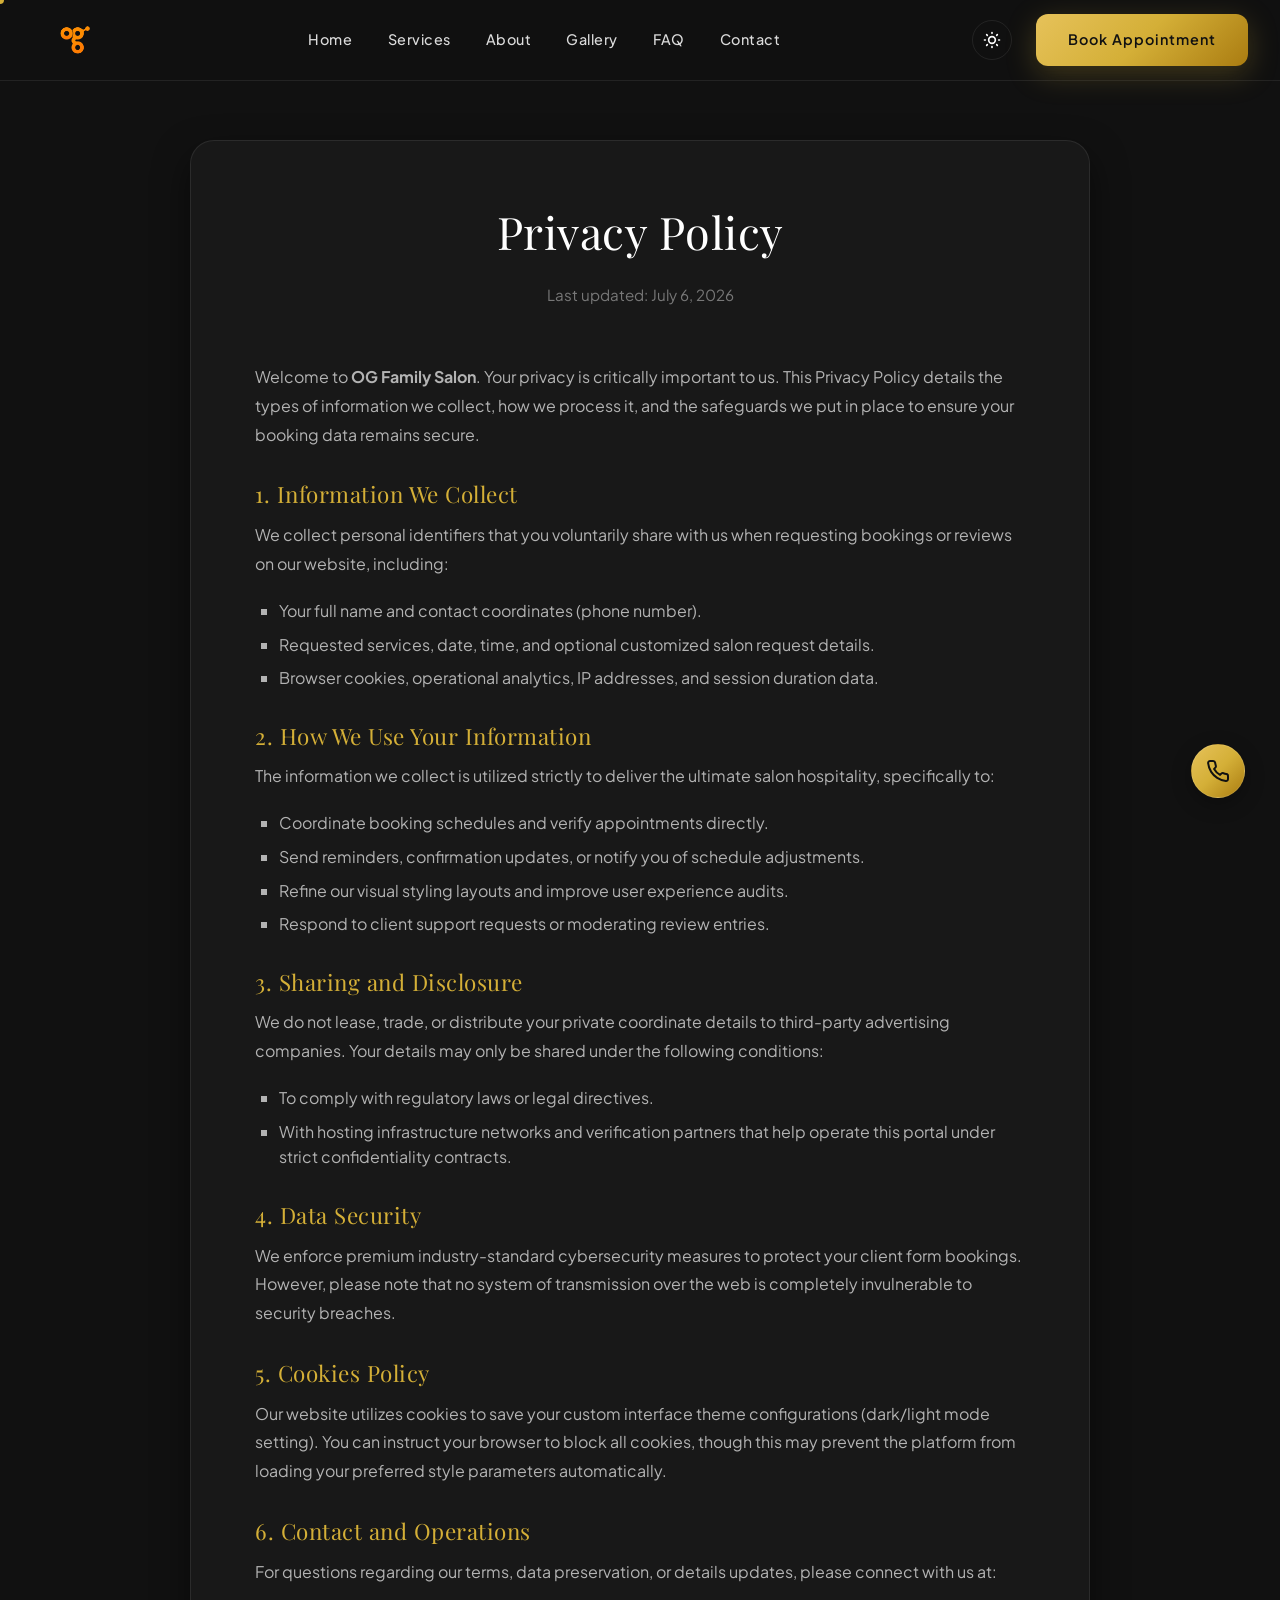
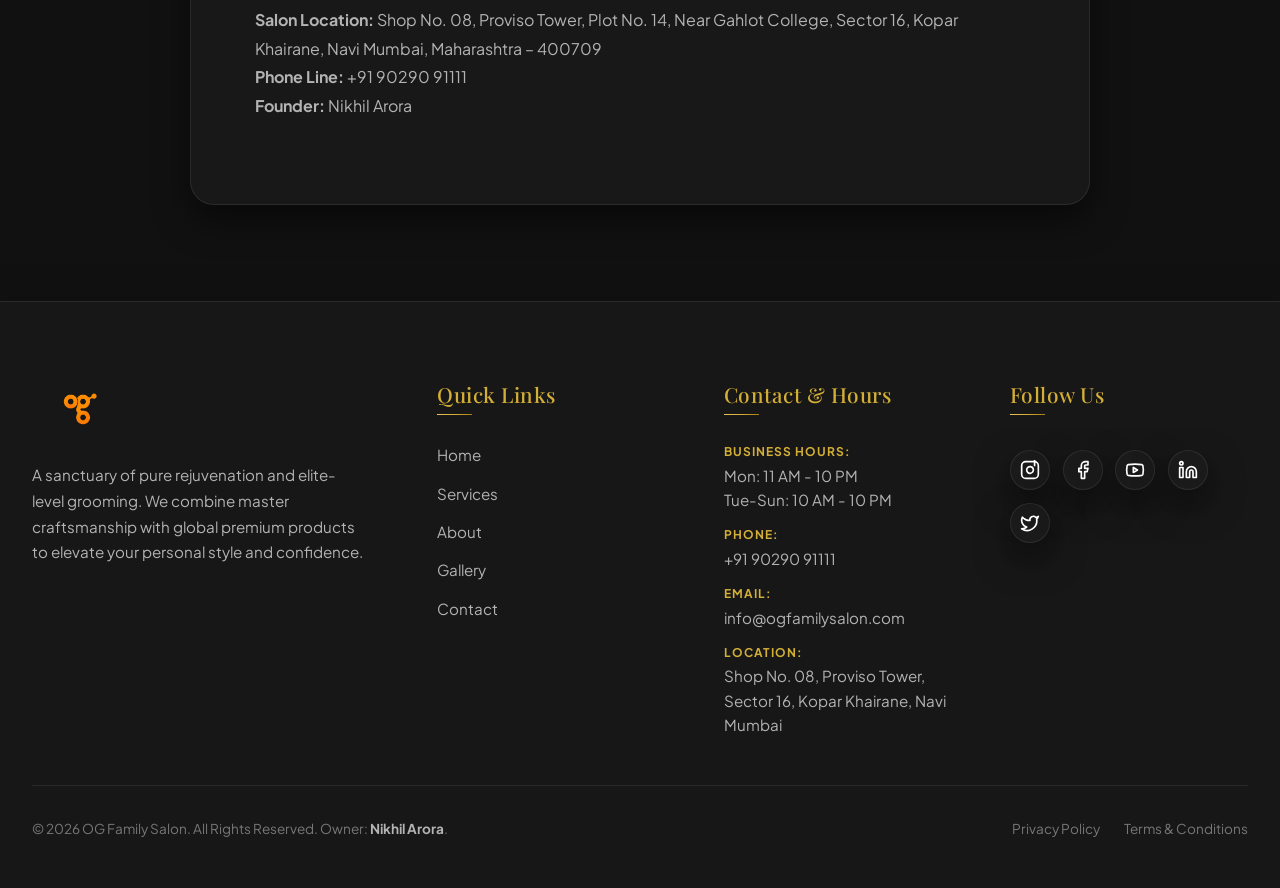
<file: privacy.html>
<!DOCTYPE html>
<html lang="en" data-theme="dark">
<head>
  <meta charset="UTF-8">
  <meta name="viewport" content="width=device-width, initial-scale=1.0">
  
  <title>Privacy Policy | OG Family Salon</title>
  <meta name="description" content="Privacy Policy for OG Family Salon. Understand how we protect your personal booking and consultation data.">
  <meta name="keywords" content="OG Family Salon, Privacy Policy, Kopar Khairane">
  
  <!-- CSS Stylesheets -->
  <link rel="stylesheet" href="style.css">
</head>
<body>

  <!-- Custom Cursor Tracker Elements -->
  <div class="custom-cursor-dot" id="cursor-dot"></div>
  <div class="custom-cursor-follower" id="cursor-follower"></div>

  <!-- STICKY NAVBAR (GLASSMORPHISM) -->
  <nav class="navbar navbar-scrolled" id="navbar">
    <div class="container">
      <a href="index.html" class="navbar-logo">
        <img src="og_logo.png" alt="OG Family Salon Logo">
      </a>
      
      <!-- Nav anchors back to index -->
      <div class="navbar-links">
        <a href="index.html#home">Home</a>
        <a href="index.html#services">Services</a>
        <a href="index.html#about">About</a>
        <a href="index.html#gallery">Gallery</a>
        <a href="index.html#faq">FAQ</a>
        <a href="index.html#contact">Contact</a>
      </div>

      <div class="navbar-actions">
        <!-- Theme Toggle Switch -->
        <button class="theme-toggle-btn" id="theme-toggle" aria-label="Toggle light/dark theme"></button>
        <a href="index.html#contact" class="btn btn-primary">Book Appointment</a>
        
        <!-- Mobile menu toggle burger -->
        <button class="menu-toggle" id="menu-toggle" aria-label="Toggle mobile menu">
          <svg xmlns="http://www.w3.org/2000/svg" width="24" height="24" viewBox="0 0 24 24" fill="none" stroke="currentColor" stroke-width="2" stroke-linecap="round" stroke-linejoin="round">
            <line x1="3" y1="12" x2="21" y2="12"></line>
            <line x1="3" y1="6" x2="21" y2="6"></line>
            <line x1="3" y1="18" x2="21" y2="18"></line>
          </svg>
        </button>
      </div>
    </div>
  </nav>

  <!-- MAIN TYPOGRAPHY LEGAL CONTENT -->
  <main class="legal-body">
    <div class="container">
      <article class="legal-card">
        <h1 class="legal-title">Privacy Policy</h1>
        <p class="legal-subtitle">Last updated: July 6, 2026</p>

        <div class="legal-content">
          <p>Welcome to <strong><span data-config-key="companyName">OG Family Salon</span></strong>. Your privacy is critically important to us. This Privacy Policy details the types of information we collect, how we process it, and the safeguards we put in place to ensure your booking data remains secure.</p>
          
          <h3>1. Information We Collect</h3>
          <p>We collect personal identifiers that you voluntarily share with us when requesting bookings or reviews on our website, including:</p>
          <ul>
            <li>Your full name and contact coordinates (phone number).</li>
            <li>Requested services, date, time, and optional customized salon request details.</li>
            <li>Browser cookies, operational analytics, IP addresses, and session duration data.</li>
          </ul>

          <h3>2. How We Use Your Information</h3>
          <p>The information we collect is utilized strictly to deliver the ultimate salon hospitality, specifically to:</p>
          <ul>
            <li>Coordinate booking schedules and verify appointments directly.</li>
            <li>Send reminders, confirmation updates, or notify you of schedule adjustments.</li>
            <li>Refine our visual styling layouts and improve user experience audits.</li>
            <li>Respond to client support requests or moderating review entries.</li>
          </ul>

          <h3>3. Sharing and Disclosure</h3>
          <p>We do not lease, trade, or distribute your private coordinate details to third-party advertising companies. Your details may only be shared under the following conditions:</p>
          <ul>
            <li>To comply with regulatory laws or legal directives.</li>
            <li>With hosting infrastructure networks and verification partners that help operate this portal under strict confidentiality contracts.</li>
          </ul>

          <h3>4. Data Security</h3>
          <p>We enforce premium industry-standard cybersecurity measures to protect your client form bookings. However, please note that no system of transmission over the web is completely invulnerable to security breaches.</p>

          <h3>5. Cookies Policy</h3>
          <p>Our website utilizes cookies to save your custom interface theme configurations (dark/light mode setting). You can instruct your browser to block all cookies, though this may prevent the platform from loading your preferred style parameters automatically.</p>

          <h3>6. Contact and Operations</h3>
          <p>For questions regarding our terms, data preservation, or details updates, please connect with us at:</p>
          <p>
            <strong>Salon Location:</strong> <span data-config-key="address">Shop No. 08, Proviso Tower, Plot No. 14, Near Gahlot College, Sector 16, Kopar Khairane, Navi Mumbai, Maharashtra – 400709</span><br>
            <strong>Phone Line:</strong> <a href="tel:+919029091111" data-config-key="phone">+91 90290 91111</a><br>
            <strong>Founder:</strong> <span data-config-key="founder">Nikhil Arora</span>
          </p>
        </div>
      </article>
    </div>
  </main>

  <!-- Right Bottom Sticky Utility Triggers -->
  <div class="floating-widget-right">
    <a href="tel:+919029091111" class="floating-btn floating-call" aria-label="Call salon direct" data-config-href="phoneClean">
      <svg xmlns="http://www.w3.org/2000/svg" width="24" height="24" viewBox="0 0 24 24" fill="none" stroke="currentColor" stroke-width="2" stroke-linecap="round" stroke-linejoin="round" class="lucide lucide-phone"><path d="M22 16.92v3a2 2 0 0 1-2.18 2 19.79 19.79 0 0 1-8.63-3.07 19.5 19.5 0 0 1-6-6 19.79 19.79 0 0 1-3.07-8.67A2 2 0 0 1 4.11 2h3a2 2 0 0 1 2 1.72 12.84 12.84 0 0 0 .7 2.81 2 2 0 0 1-.45 2.11L8.09 9.91a16 16 0 0 0 6 6l1.27-1.27a2 2 0 0 1 2.11-.45 12.84 12.84 0 0 0 2.81.7A2 2 0 0 1 22 16.92z"/></svg>
    </a>
    <button class="btn-back-to-top" id="back-to-top" aria-label="Scroll back to top">
      <svg xmlns="http://www.w3.org/2000/svg" width="20" height="20" viewBox="0 0 24 24" fill="none" stroke="currentColor" stroke-width="2" stroke-linecap="round" stroke-linejoin="round" class="lucide lucide-chevron-up"><polyline points="18 15 12 9 6 15"/></svg>
    </button>
  </div>

  <!-- COMPACT FOOTER BASE -->
  <!-- Redesigned Premium Footer Section -->
  <footer class="footer">
    <div class="container">
      <div class="footer-grid">
        <!-- Column 1: Brand Info -->
        <div class="footer-col footer-col-brand">
          <a href="#home" class="footer-logo-premium">
            <img src="og_logo.png" alt="OG Family Salon Logo">
          </a>
          <p class="footer-brand-desc">
            A sanctuary of pure rejuvenation and elite-level grooming. We combine master craftsmanship with global premium products to elevate your personal style and confidence.
          </p>
        </div>

        <!-- Column 2: Quick Links -->
        <div class="footer-col">
          <h4 class="footer-col-title">Quick Links</h4>
          <ul class="footer-links-list">
            <li><a href="index.html#home">Home</a></li>
            <li><a href="index.html#services">Services</a></li>
            <li><a href="index.html#about">About</a></li>
            <li><a href="index.html#gallery">Gallery</a></li>
            <li><a href="index.html#contact">Contact</a></li>
          </ul>
        </div>

        <!-- Column 3: Contact & Hours -->
        <div class="footer-col">
          <h4 class="footer-col-title">Contact & Hours</h4>
          <ul class="footer-contact-list">
            <li>
              <span class="contact-label">Business Hours:</span>
              <span class="contact-text">
                Mon: 11 AM - 10 PM<br>
                Tue-Sun: 10 AM - 10 PM
              </span>
            </li>
            <li>
              <span class="contact-label">Phone:</span>
              <a href="tel:+919029091111" class="contact-link">+91 90290 91111</a>
            </li>
            <li>
              <span class="contact-label">Email:</span>
              <a href="mailto:info@ogfamilysalon.com" class="contact-link">info@ogfamilysalon.com</a>
            </li>
            <li>
              <span class="contact-label">Location:</span>
              <span class="contact-text">
                Shop No. 08, Proviso Tower, Sector 16, Kopar Khairane, Navi Mumbai
              </span>
            </li>
          </ul>
        </div>

        <!-- Column 4: Follow Us -->
        <div class="footer-col">
          <h4 class="footer-col-title">Follow Us</h4>
          <div class="footer-social-icons">
            <a href="https://www.instagram.com/og_family_salon" target="_blank" class="social-btn" aria-label="Instagram Page" data-config-href="instagramUrl">
              <svg xmlns="http://www.w3.org/2000/svg" width="20" height="20" viewBox="0 0 24 24" fill="none" stroke="currentColor" stroke-width="2" stroke-linecap="round" stroke-linejoin="round" class="lucide lucide-instagram"><rect width="20" height="20" x="2" y="2" rx="5" ry="5" /><path d="M16 11.37A4 4 0 1 1 12.63 8 4 4 0 0 1 16 11.37z" /><line x1="17.5" x2="17.51" y2="6.5" y2="6.5" /></svg>
            </a>
            <!-- Replace Facebook URL -->
            <a href="#" target="_blank" class="social-btn" aria-label="Facebook Page">
              <svg xmlns="http://www.w3.org/2000/svg" width="20" height="20" viewBox="0 0 24 24" fill="none" stroke="currentColor" stroke-width="2" stroke-linecap="round" stroke-linejoin="round" class="lucide lucide-facebook"><path d="M18 2h-3a5 5 0 0 0-5 5v3H7v4h3v8h4v-8h3l1-4h-4V7a1 1 0 0 1 1-1h3z" /></svg>
            </a>
            <!-- Replace YouTube URL -->
            <a href="#" target="_blank" class="social-btn" aria-label="YouTube Page">
              <svg xmlns="http://www.w3.org/2000/svg" width="20" height="20" viewBox="0 0 24 24" fill="none" stroke="currentColor" stroke-width="2" stroke-linecap="round" stroke-linejoin="round" class="lucide lucide-youtube"><path d="M2.5 17a24.12 24.12 0 0 1 0-10 2 2 0 0 1 1.4-1.4 49.56 49.56 0 0 1 16.2 0A2 2 0 0 1 21.5 7a24.12 24.12 0 0 1 0 10 2 2 0 0 1-1.4 1.4 49.55 49.55 0 0 1-16.2 0A2 2 0 0 1 2.5 17z" /><polygon points="10 15 15 12 10 9" /></svg>
            </a>
            <!-- Replace LinkedIn URL -->
            <a href="#" target="_blank" class="social-btn" aria-label="LinkedIn Page">
              <svg xmlns="http://www.w3.org/2000/svg" width="20" height="20" viewBox="0 0 24 24" fill="none" stroke="currentColor" stroke-width="2" stroke-linecap="round" stroke-linejoin="round" class="lucide lucide-linkedin"><path d="M16 8a6 6 0 0 1 6 6v7h-4v-7a2 2 0 0 0-2-2 2 2 0 0 0-2 2v7h-4v-7a6 6 0 0 1 6-6z" /><rect width="4" height="12" x="2" y="9" /><circle cx="4" cy="4" r="2" /></svg>
            </a>
            <!-- Replace X (Twitter) URL -->
            <a href="#" target="_blank" class="social-btn" aria-label="X (Twitter) Page">
              <svg xmlns="http://www.w3.org/2000/svg" width="20" height="20" viewBox="0 0 24 24" fill="none" stroke="currentColor" stroke-width="2" stroke-linecap="round" stroke-linejoin="round" class="lucide lucide-twitter"><path d="M22 4s-.7 2.1-2 3.4c1.6 10-9.4 17.3-18 11.6 2.2.1 4.4-.6 6-2C3 15.5.5 9.6 3 5c2.2 2.6 5.6 4.1 9 4-.9-4.2 4-6.6 7-3.8 1.1 0 3-1.2 3-1.2z" /></svg>
            </a>
          </div>
        </div>
      </div>

      <hr class="footer-divider">

      <div class="footer-bottom">
        <p class="footer-copyright">
          © 2026 OG Family Salon. All Rights Reserved. Owner: <strong>Nikhil Arora</strong>.
        </p>
        <div class="footer-legal-links">
          <a href="privacy.html">Privacy Policy</a>
          <a href="terms.html">Terms & Conditions</a>
        </div>
      </div>
    </div>
  </footer>

  <!-- Scripts -->
  <script src="site-config.js"></script>
  <script src="script.js"></script>
</body>
</html>
</file>
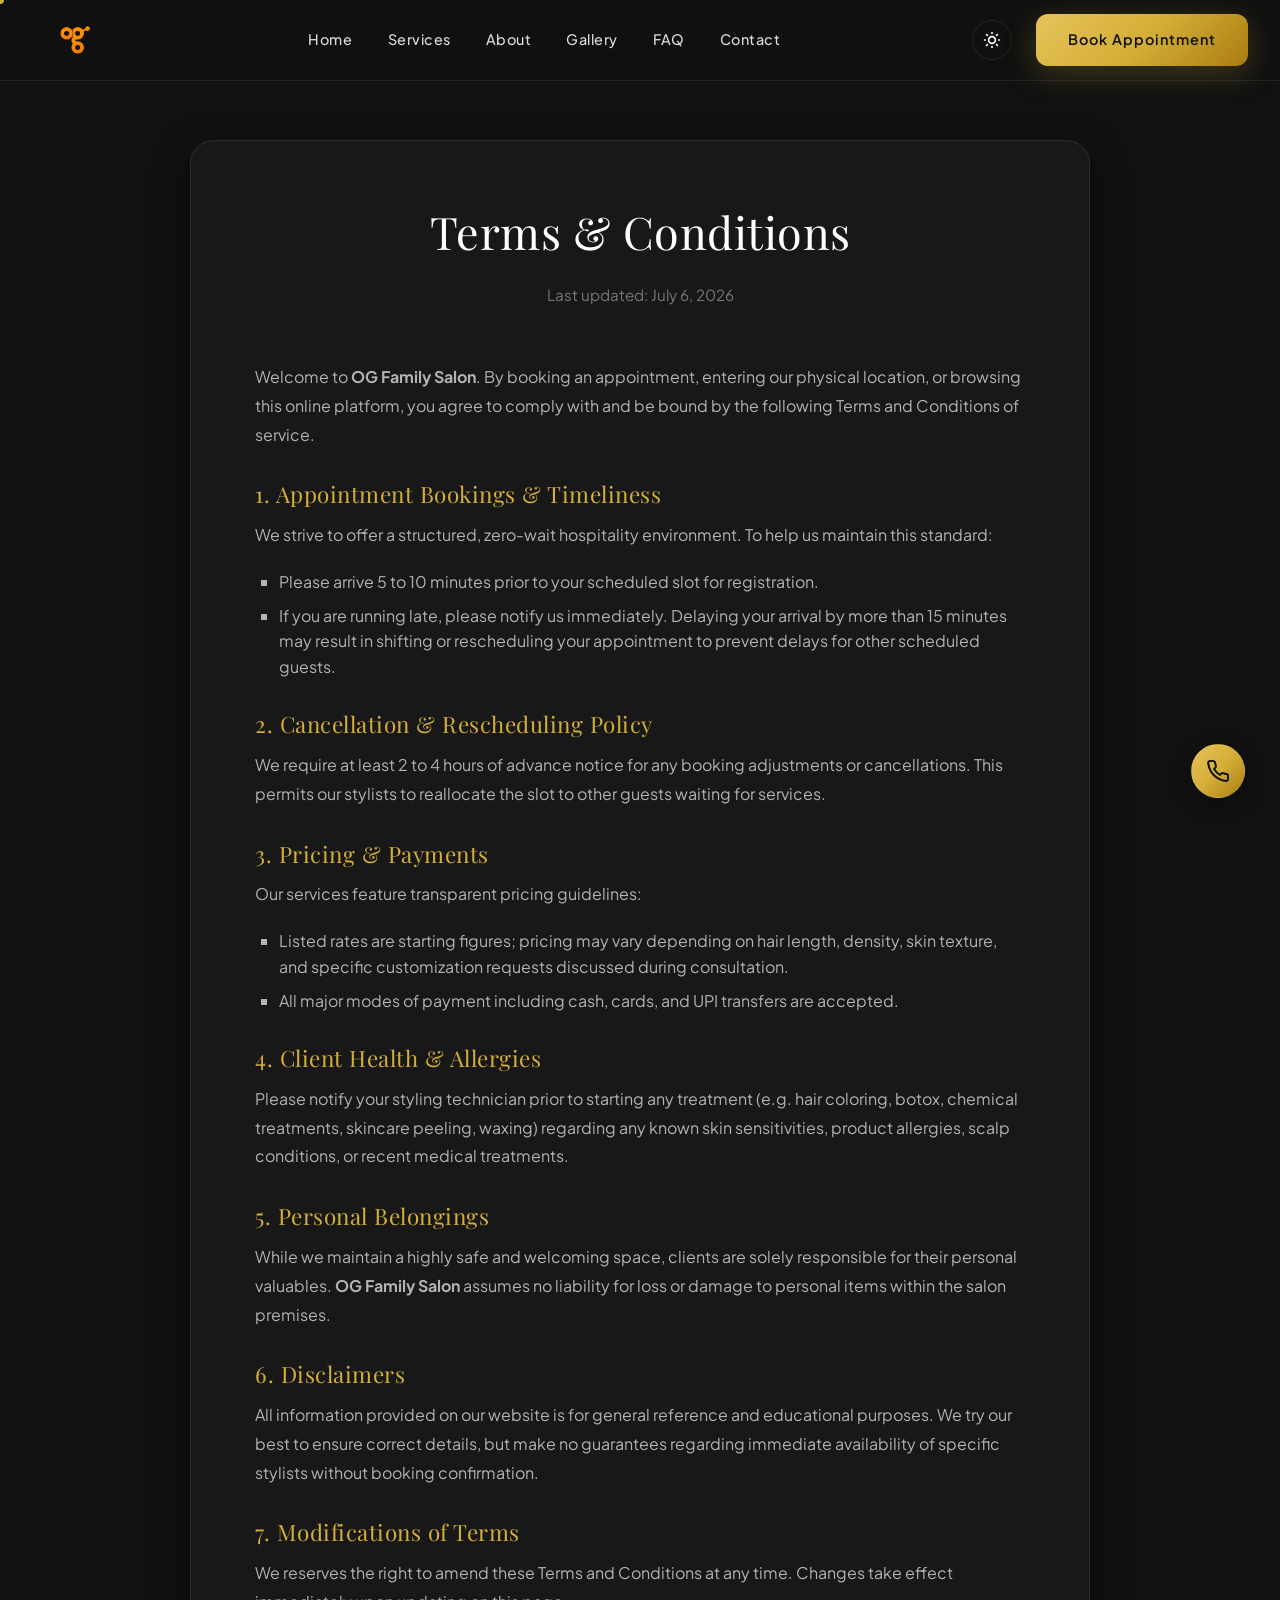
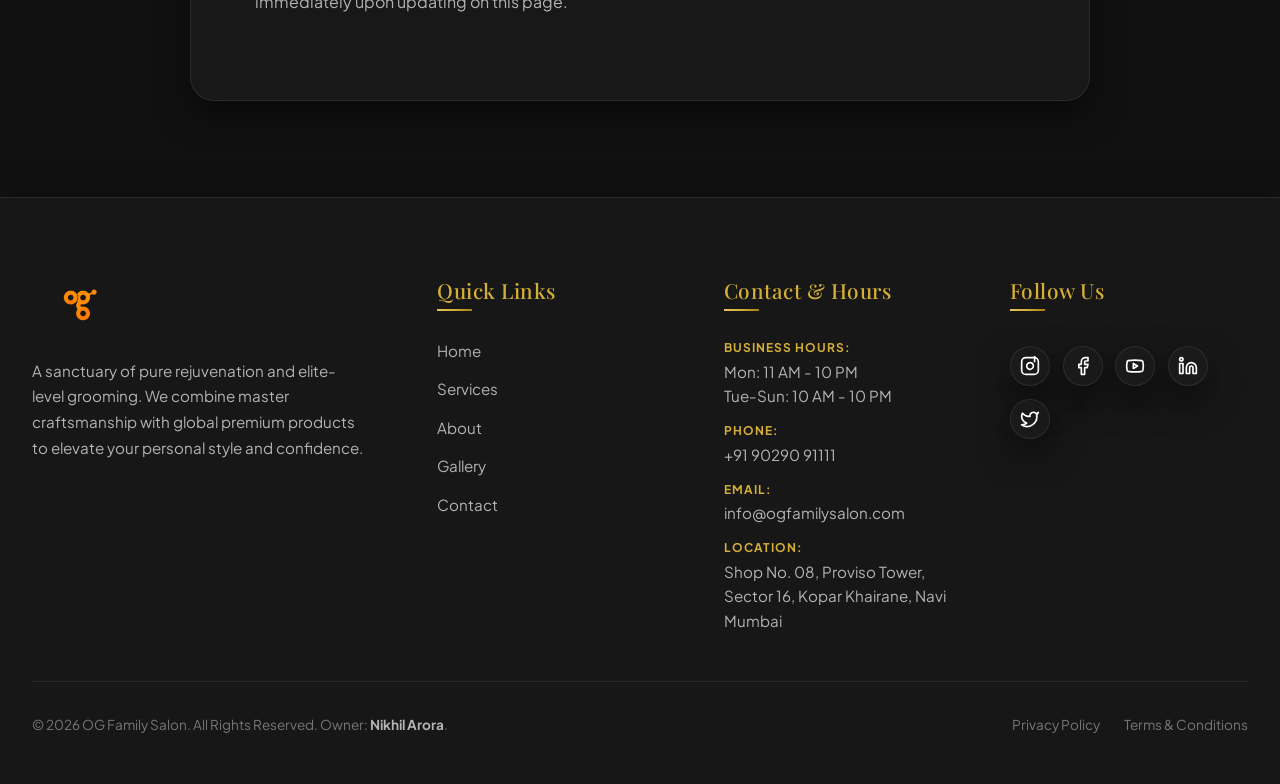
<file: terms.html>
<!DOCTYPE html>
<html lang="en" data-theme="dark">
<head>
  <meta charset="UTF-8">
  <meta name="viewport" content="width=device-width, initial-scale=1.0">
  
  <title>Terms & Conditions | OG Family Salon</title>
  <meta name="description" content="Terms and Conditions of service bookings at OG Family Salon. Read our salon policy, hours, and reservation terms.">
  <meta name="keywords" content="OG Family Salon, Terms and Conditions, Salon Etiquette, Navi Mumbai">
  
  <!-- CSS Stylesheets -->
  <link rel="stylesheet" href="style.css">
</head>
<body>

  <!-- Custom Cursor Tracker Elements -->
  <div class="custom-cursor-dot" id="cursor-dot"></div>
  <div class="custom-cursor-follower" id="cursor-follower"></div>

  <!-- STICKY NAVBAR (GLASSMORPHISM) -->
  <nav class="navbar navbar-scrolled" id="navbar">
    <div class="container">
      <a href="index.html" class="navbar-logo">
        <img src="og_logo.png" alt="OG Family Salon Logo">
      </a>
      
      <!-- Nav anchors back to index -->
      <div class="navbar-links">
        <a href="index.html#home">Home</a>
        <a href="index.html#services">Services</a>
        <a href="index.html#about">About</a>
        <a href="index.html#gallery">Gallery</a>
        <a href="index.html#faq">FAQ</a>
        <a href="index.html#contact">Contact</a>
      </div>

      <div class="navbar-actions">
        <!-- Theme Toggle Switch -->
        <button class="theme-toggle-btn" id="theme-toggle" aria-label="Toggle light/dark theme"></button>
        <a href="index.html#contact" class="btn btn-primary">Book Appointment</a>
        
        <!-- Mobile menu toggle burger -->
        <button class="menu-toggle" id="menu-toggle" aria-label="Toggle mobile menu">
          <svg xmlns="http://www.w3.org/2000/svg" width="24" height="24" viewBox="0 0 24 24" fill="none" stroke="currentColor" stroke-width="2" stroke-linecap="round" stroke-linejoin="round">
            <line x1="3" y1="12" x2="21" y2="12"></line>
            <line x1="3" y1="6" x2="21" y2="6"></line>
            <line x1="3" y1="18" x2="21" y2="18"></line>
          </svg>
        </button>
      </div>
    </div>
  </nav>

  <!-- MAIN TYPOGRAPHY LEGAL CONTENT -->
  <main class="legal-body">
    <div class="container">
      <article class="legal-card">
        <h1 class="legal-title">Terms & Conditions</h1>
        <p class="legal-subtitle">Last updated: July 6, 2026</p>

        <div class="legal-content">
          <p>Welcome to <strong><span data-config-key="companyName">OG Family Salon</span></strong>. By booking an appointment, entering our physical location, or browsing this online platform, you agree to comply with and be bound by the following Terms and Conditions of service.</p>
          
          <h3>1. Appointment Bookings & Timeliness</h3>
          <p>We strive to offer a structured, zero-wait hospitality environment. To help us maintain this standard:</p>
          <ul>
            <li>Please arrive 5 to 10 minutes prior to your scheduled slot for registration.</li>
            <li>If you are running late, please notify us immediately. Delaying your arrival by more than 15 minutes may result in shifting or rescheduling your appointment to prevent delays for other scheduled guests.</li>
          </ul>

          <h3>2. Cancellation & Rescheduling Policy</h3>
          <p>We require at least 2 to 4 hours of advance notice for any booking adjustments or cancellations. This permits our stylists to reallocate the slot to other guests waiting for services.</p>

          <h3>3. Pricing & Payments</h3>
          <p>Our services feature transparent pricing guidelines:</p>
          <ul>
            <li>Listed rates are starting figures; pricing may vary depending on hair length, density, skin texture, and specific customization requests discussed during consultation.</li>
            <li>All major modes of payment including cash, cards, and UPI transfers are accepted.</li>
          </ul>

          <h3>4. Client Health & Allergies</h3>
          <p>Please notify your styling technician prior to starting any treatment (e.g. hair coloring, botox, chemical treatments, skincare peeling, waxing) regarding any known skin sensitivities, product allergies, scalp conditions, or recent medical treatments.</p>

          <h3>5. Personal Belongings</h3>
          <p>While we maintain a highly safe and welcoming space, clients are solely responsible for their personal valuables. <strong><span data-config-key="companyName">OG Family Salon</span></strong> assumes no liability for loss or damage to personal items within the salon premises.</p>

          <h3>6. Disclaimers</h3>
          <p>All information provided on our website is for general reference and educational purposes. We try our best to ensure correct details, but make no guarantees regarding immediate availability of specific stylists without booking confirmation.</p>

          <h3>7. Modifications of Terms</h3>
          <p>We reserves the right to amend these Terms and Conditions at any time. Changes take effect immediately upon updating on this page.</p>
        </div>
      </article>
    </div>
  </main>

  <!-- Right Bottom Sticky Utility Triggers -->
  <div class="floating-widget-right">
    <a href="tel:+919029091111" class="floating-btn floating-call" aria-label="Call salon direct" data-config-href="phoneClean">
      <svg xmlns="http://www.w3.org/2000/svg" width="24" height="24" viewBox="0 0 24 24" fill="none" stroke="currentColor" stroke-width="2" stroke-linecap="round" stroke-linejoin="round" class="lucide lucide-phone"><path d="M22 16.92v3a2 2 0 0 1-2.18 2 19.79 19.79 0 0 1-8.63-3.07 19.5 19.5 0 0 1-6-6 19.79 19.79 0 0 1-3.07-8.67A2 2 0 0 1 4.11 2h3a2 2 0 0 1 2 1.72 12.84 12.84 0 0 0 .7 2.81 2 2 0 0 1-.45 2.11L8.09 9.91a16 16 0 0 0 6 6l1.27-1.27a2 2 0 0 1 2.11-.45 12.84 12.84 0 0 0 2.81.7A2 2 0 0 1 22 16.92z"/></svg>
    </a>
    <button class="btn-back-to-top" id="back-to-top" aria-label="Scroll back to top">
      <svg xmlns="http://www.w3.org/2000/svg" width="20" height="20" viewBox="0 0 24 24" fill="none" stroke="currentColor" stroke-width="2" stroke-linecap="round" stroke-linejoin="round" class="lucide lucide-chevron-up"><polyline points="18 15 12 9 6 15"/></svg>
    </button>
  </div>

  <!-- COMPACT FOOTER BASE -->
  <!-- Redesigned Premium Footer Section -->
  <footer class="footer">
    <div class="container">
      <div class="footer-grid">
        <!-- Column 1: Brand Info -->
        <div class="footer-col footer-col-brand">
          <a href="#home" class="footer-logo-premium">
            <img src="og_logo.png" alt="OG Family Salon Logo">
          </a>
          <p class="footer-brand-desc">
            A sanctuary of pure rejuvenation and elite-level grooming. We combine master craftsmanship with global premium products to elevate your personal style and confidence.
          </p>
        </div>

        <!-- Column 2: Quick Links -->
        <div class="footer-col">
          <h4 class="footer-col-title">Quick Links</h4>
          <ul class="footer-links-list">
            <li><a href="index.html#home">Home</a></li>
            <li><a href="index.html#services">Services</a></li>
            <li><a href="index.html#about">About</a></li>
            <li><a href="index.html#gallery">Gallery</a></li>
            <li><a href="index.html#contact">Contact</a></li>
          </ul>
        </div>

        <!-- Column 3: Contact & Hours -->
        <div class="footer-col">
          <h4 class="footer-col-title">Contact & Hours</h4>
          <ul class="footer-contact-list">
            <li>
              <span class="contact-label">Business Hours:</span>
              <span class="contact-text">
                Mon: 11 AM - 10 PM<br>
                Tue-Sun: 10 AM - 10 PM
              </span>
            </li>
            <li>
              <span class="contact-label">Phone:</span>
              <a href="tel:+919029091111" class="contact-link">+91 90290 91111</a>
            </li>
            <li>
              <span class="contact-label">Email:</span>
              <a href="mailto:info@ogfamilysalon.com" class="contact-link">info@ogfamilysalon.com</a>
            </li>
            <li>
              <span class="contact-label">Location:</span>
              <span class="contact-text">
                Shop No. 08, Proviso Tower, Sector 16, Kopar Khairane, Navi Mumbai
              </span>
            </li>
          </ul>
        </div>

        <!-- Column 4: Follow Us -->
        <div class="footer-col">
          <h4 class="footer-col-title">Follow Us</h4>
          <div class="footer-social-icons">
            <a href="https://www.instagram.com/og_family_salon" target="_blank" class="social-btn" aria-label="Instagram Page" data-config-href="instagramUrl">
              <svg xmlns="http://www.w3.org/2000/svg" width="20" height="20" viewBox="0 0 24 24" fill="none" stroke="currentColor" stroke-width="2" stroke-linecap="round" stroke-linejoin="round" class="lucide lucide-instagram"><rect width="20" height="20" x="2" y="2" rx="5" ry="5" /><path d="M16 11.37A4 4 0 1 1 12.63 8 4 4 0 0 1 16 11.37z" /><line x1="17.5" x2="17.51" y2="6.5" y2="6.5" /></svg>
            </a>
            <!-- Replace Facebook URL -->
            <a href="#" target="_blank" class="social-btn" aria-label="Facebook Page">
              <svg xmlns="http://www.w3.org/2000/svg" width="20" height="20" viewBox="0 0 24 24" fill="none" stroke="currentColor" stroke-width="2" stroke-linecap="round" stroke-linejoin="round" class="lucide lucide-facebook"><path d="M18 2h-3a5 5 0 0 0-5 5v3H7v4h3v8h4v-8h3l1-4h-4V7a1 1 0 0 1 1-1h3z" /></svg>
            </a>
            <!-- Replace YouTube URL -->
            <a href="#" target="_blank" class="social-btn" aria-label="YouTube Page">
              <svg xmlns="http://www.w3.org/2000/svg" width="20" height="20" viewBox="0 0 24 24" fill="none" stroke="currentColor" stroke-width="2" stroke-linecap="round" stroke-linejoin="round" class="lucide lucide-youtube"><path d="M2.5 17a24.12 24.12 0 0 1 0-10 2 2 0 0 1 1.4-1.4 49.56 49.56 0 0 1 16.2 0A2 2 0 0 1 21.5 7a24.12 24.12 0 0 1 0 10 2 2 0 0 1-1.4 1.4 49.55 49.55 0 0 1-16.2 0A2 2 0 0 1 2.5 17z" /><polygon points="10 15 15 12 10 9" /></svg>
            </a>
            <!-- Replace LinkedIn URL -->
            <a href="#" target="_blank" class="social-btn" aria-label="LinkedIn Page">
              <svg xmlns="http://www.w3.org/2000/svg" width="20" height="20" viewBox="0 0 24 24" fill="none" stroke="currentColor" stroke-width="2" stroke-linecap="round" stroke-linejoin="round" class="lucide lucide-linkedin"><path d="M16 8a6 6 0 0 1 6 6v7h-4v-7a2 2 0 0 0-2-2 2 2 0 0 0-2 2v7h-4v-7a6 6 0 0 1 6-6z" /><rect width="4" height="12" x="2" y="9" /><circle cx="4" cy="4" r="2" /></svg>
            </a>
            <!-- Replace X (Twitter) URL -->
            <a href="#" target="_blank" class="social-btn" aria-label="X (Twitter) Page">
              <svg xmlns="http://www.w3.org/2000/svg" width="20" height="20" viewBox="0 0 24 24" fill="none" stroke="currentColor" stroke-width="2" stroke-linecap="round" stroke-linejoin="round" class="lucide lucide-twitter"><path d="M22 4s-.7 2.1-2 3.4c1.6 10-9.4 17.3-18 11.6 2.2.1 4.4-.6 6-2C3 15.5.5 9.6 3 5c2.2 2.6 5.6 4.1 9 4-.9-4.2 4-6.6 7-3.8 1.1 0 3-1.2 3-1.2z" /></svg>
            </a>
          </div>
        </div>
      </div>

      <hr class="footer-divider">

      <div class="footer-bottom">
        <p class="footer-copyright">
          © 2026 OG Family Salon. All Rights Reserved. Owner: <strong>Nikhil Arora</strong>.
        </p>
        <div class="footer-legal-links">
          <a href="privacy.html">Privacy Policy</a>
          <a href="terms.html">Terms & Conditions</a>
        </div>
      </div>
    </div>
  </footer>

  <!-- Scripts -->
  <script src="site-config.js"></script>
  <script src="script.js"></script>
</body>
</html>
</file>
<file: style.css>
/* ==========================================================================
   OG FAMILY SALON - LUXURY DESIGN SYSTEM & STYLESHEET
   ========================================================================== */

/* Import Google Fonts for Premium Luxury Typography */
@import url('https://fonts.googleapis.com/css2?family=Playfair+Display:ital,wght@0,400..900;1,400..900&family=Plus+Jakarta+Sans:wght@200..800&display=swap');

/* --- DESIGN TOKENS & VARIABLES --- */
:root {
  /* Fonts */
  --font-display: 'Playfair Display', Georgia, serif;
  --font-body: 'Plus Jakarta Sans', system-ui, -apple-system, sans-serif;

  /* Global Gold Accents (Luxury Radiant Gold) */
  --color-gold-light: #F3E5AB;
  --color-gold: #D4AF37;
  --color-gold-dark: #AA7C11;
  --color-gold-rgb: 212, 175, 55;
  --gold-gradient: linear-gradient(135deg, #E6C25A 0%, #D4AF37 50%, #AA7C11 100%);
  --gold-gradient-hover: linear-gradient(135deg, #AA7C11 0%, #D4AF37 50%, #E6C25A 100%);
  --whatsapp-green: #25D366;
  --whatsapp-gradient: linear-gradient(135deg, #25D366 0%, #128C7E 100%);

  /* UI Foundations */
  --radius-sm: 8px;
  --radius-md: 12px;
  --radius-lg: 24px;
  --radius-full: 9999px;
  --transition-smooth: all 0.4s cubic-bezier(0.16, 1, 0.3, 1);
  --transition-fast: all 0.2s ease;
  --shadow-gold-glow: 0 8px 30px rgba(212, 175, 55, 0.25);
  --container-max: 1300px;
}

/* Dark Theme (Default) */
[data-theme="dark"] {
  --bg-primary: #111111;
  --bg-secondary: rgba(26, 26, 26, 0.75);
  --bg-card: rgba(30, 30, 30, 0.6);
  --border-color: rgba(255, 255, 255, 0.08);
  --border-color-hover: rgba(212, 175, 55, 0.3);
  --text-primary: #FFFFFF;
  --text-secondary: #B3B3B3;
  --text-muted: #777777;
  --glass-blur: blur(16px);
  --glass-shadow: 0 15px 35px rgba(0, 0, 0, 0.5);
  --nav-bg: rgba(17, 17, 17, 0.8);
  --hero-overlay: linear-gradient(to bottom, rgba(17, 17, 17, 0.6) 0%, rgba(17, 17, 17, 0.95) 100%);
  --input-bg: rgba(255, 255, 255, 0.03);
}

/* Light Theme */
[data-theme="light"] {
  --bg-primary: #F8F8F8;
  --bg-secondary: rgba(255, 255, 255, 0.85);
  --bg-card: rgba(255, 255, 255, 0.95);
  --border-color: rgba(0, 0, 0, 0.06);
  --border-color-hover: rgba(212, 175, 55, 0.5);
  --text-primary: #111111;
  --text-secondary: #4A4A4A;
  --text-muted: #888888;
  --glass-blur: blur(12px);
  --glass-shadow: 0 10px 30px rgba(0, 0, 0, 0.05);
  --nav-bg: rgba(248, 248, 248, 0.85);
  --hero-overlay: linear-gradient(to bottom, rgba(248, 248, 248, 0.4) 0%, rgba(248, 248, 248, 0.95) 100%);
  --input-bg: rgba(0, 0, 0, 0.02);
}

/* --- RESET & GLOBAL STYLES --- */
* {
  box-sizing: border-box;
  margin: 0;
  padding: 0;
}

html {
  scroll-behavior: smooth;
  font-size: 16px;
}

body {
  font-family: var(--font-body);
  background-color: var(--bg-primary);
  color: var(--text-primary);
  line-height: 1.6;
  overflow-x: hidden;
  transition: background-color 0.5s ease, color 0.5s ease;
}

body.loading {
  overflow: hidden;
}

/* Custom Scrollbar */
::-webkit-scrollbar {
  width: 8px;
}
::-webkit-scrollbar-track {
  background: var(--bg-primary);
}
::-webkit-scrollbar-thumb {
  background: var(--color-gold-dark);
  border-radius: var(--radius-full);
}
::-webkit-scrollbar-thumb:hover {
  background: var(--color-gold);
}

a {
  color: inherit;
  text-decoration: none;
  transition: var(--transition-fast);
}

button, input, select, textarea {
  font-family: inherit;
  outline: none;
}

ul {
  list-style: none;
}

img {
  max-width: 100%;
  height: auto;
  display: block;
}

.container {
  max-width: var(--container-max);
  margin: 0 auto;
  padding: 0 2rem;
}

/* --- TYPOGRAPHY --- */
h1, h2, h3, h4, h5, h6 {
  font-family: var(--font-display);
  font-weight: 400;
  letter-spacing: 0.5px;
  line-height: 1.2;
}

.section-title-wrapper {
  text-align: center;
  margin-bottom: 4rem;
}

.section-subtitle {
  color: var(--color-gold);
  font-family: var(--font-body);
  text-transform: uppercase;
  font-weight: 600;
  letter-spacing: 3px;
  font-size: 0.85rem;
  margin-bottom: 0.75rem;
  display: block;
}

.section-title {
  font-size: 3rem;
  font-weight: 500;
  position: relative;
  display: inline-block;
  padding-bottom: 1rem;
}

.section-title::after {
  content: '';
  position: absolute;
  bottom: 0;
  left: 50%;
  transform: translateX(-50%);
  width: 60px;
  height: 2px;
  background: var(--gold-gradient);
}

/* --- BUTTONS & CALL TO ACTIONS --- */
.btn {
  display: inline-flex;
  align-items: center;
  justify-content: center;
  padding: 0.9rem 2rem;
  font-size: 0.9rem;
  font-weight: 600;
  letter-spacing: 1px;
  border-radius: var(--radius-md);
  border: none;
  cursor: pointer;
  transition: var(--transition-smooth);
}

.btn-primary {
  background: var(--gold-gradient);
  color: #111111;
  box-shadow: var(--shadow-gold-glow);
}

.btn-primary:hover {
  transform: translateY(-3px);
  box-shadow: 0 12px 35px rgba(212, 175, 55, 0.4);
  background: var(--gold-gradient-hover);
}

.btn-secondary {
  background: transparent;
  border: 1px solid var(--border-color);
  color: var(--text-primary);
  backdrop-filter: var(--glass-blur);
}

.btn-secondary:hover {
  border-color: var(--color-gold);
  color: var(--color-gold);
  transform: translateY(-3px);
}

.btn-whatsapp {
  background: var(--whatsapp-gradient);
  color: #FFFFFF;
  box-shadow: 0 8px 25px rgba(37, 211, 102, 0.2);
}

.btn-whatsapp:hover {
  transform: translateY(-3px);
  box-shadow: 0 12px 30px rgba(37, 211, 102, 0.35);
}

.btn i, .btn svg {
  margin-right: 8px;
}

/* --- CUSTOM CURSOR --- */
.custom-cursor-dot {
  width: 8px;
  height: 8px;
  background: var(--color-gold);
  position: fixed;
  border-radius: 50%;
  z-index: 10000;
  pointer-events: none;
  transform: translate(-50%, -50%);
  transition: width 0.25s cubic-bezier(0.16, 1, 0.3, 1), height 0.25s cubic-bezier(0.16, 1, 0.3, 1), background-color 0.25s ease, transform 0.25s cubic-bezier(0.16, 1, 0.3, 1);
}

/* Cursor states on hover of interactive elements */
.custom-cursor-hover .custom-cursor-dot {
  width: 14px;
  height: 14px;
  background: var(--color-gold);
  box-shadow: 0 0 10px rgba(212, 175, 55, 0.6);
  transform: translate(-50%, -50%) scale(1.2);
}

@media (max-width: 1024px) {
  .custom-cursor-dot {
    display: none !important;
  }
}

/* --- FULLSCREEN PRELOADER --- */
.preloader {
  position: fixed;
  top: 0;
  left: 0;
  width: 100%;
  height: 100%;
  background: #111111;
  z-index: 100000;
  display: flex;
  flex-direction: column;
  align-items: center;
  justify-content: center;
  transition: opacity 0.8s cubic-bezier(0.16, 1, 0.3, 1), visibility 0.8s ease;
}

.preloader.fade-out {
  opacity: 0;
  visibility: hidden;
}

.preloader-brand {
  font-family: var(--font-display);
  font-size: 2.5rem;
  color: #FFFFFF;
  letter-spacing: 2px;
  margin-bottom: 2rem;
  animation: logoPulse 2s infinite ease-in-out;
}

.preloader-progress-bar {
  width: 200px;
  height: 2px;
  background: rgba(255, 255, 255, 0.1);
  border-radius: 2px;
  overflow: hidden;
  position: relative;
}

.preloader-progress {
  position: absolute;
  top: 0;
  left: 0;
  height: 100%;
  width: 0%;
  background: var(--gold-gradient);
  animation: progressLoad 2.2s cubic-bezier(0.1, 0.8, 0.2, 1) forwards;
}

@keyframes logoPulse {
  0%, 100% { opacity: 0.6; }
  50% { opacity: 1; color: var(--color-gold); }
}

@keyframes progressLoad {
  0% { width: 0%; }
  40% { width: 30%; }
  70% { width: 75%; }
  100% { width: 100%; }
}

/* --- STICKY NAVBAR --- */
.navbar {
  position: fixed;
  top: 0;
  left: 0;
  width: 100%;
  z-index: 900;
  background: var(--nav-bg);
  backdrop-filter: var(--glass-blur);
  -webkit-backdrop-filter: var(--glass-blur);
  border-bottom: 1px solid var(--border-color);
  transition: var(--transition-smooth);
}

.navbar-scrolled {
  padding: 0.5rem 0;
  box-shadow: var(--glass-shadow);
}

.navbar .container {
  display: flex;
  align-items: center;
  justify-content: space-between;
  height: 80px;
}

.navbar-logo img {
  height: 48px;
  width: auto;
  transition: var(--transition-smooth);
}

.navbar-scrolled .navbar-logo img {
  height: 40px;
}

.navbar-links {
  display: flex;
  gap: 2.2rem;
}

.navbar-links a {
  font-size: 0.9rem;
  font-weight: 500;
  letter-spacing: 0.5px;
  color: var(--text-primary);
  opacity: 0.85;
  position: relative;
  padding: 0.5rem 0;
}

.navbar-links a:hover {
  opacity: 1;
  color: var(--color-gold);
}

.navbar-links a::after {
  content: '';
  position: absolute;
  bottom: 0;
  left: 0;
  width: 0;
  height: 1.5px;
  background: var(--gold-gradient);
  transition: var(--transition-smooth);
}

.navbar-links a:hover::after {
  width: 100%;
}

.navbar-links a.active-nav {
  color: var(--color-gold) !important;
  font-weight: 700 !important;
  opacity: 1 !important;
}
.navbar-links a.active-nav::after {
  width: 100% !important;
}

.navbar-actions {
  display: flex;
  align-items: center;
  gap: 1.5rem;
}

.theme-toggle-btn {
  background: transparent;
  border: 1px solid var(--border-color);
  color: var(--text-primary);
  width: 40px;
  height: 40px;
  border-radius: 50%;
  display: flex;
  align-items: center;
  justify-content: center;
  cursor: pointer;
  transition: var(--transition-smooth);
}

.theme-toggle-btn:hover {
  border-color: var(--color-gold);
  color: var(--color-gold);
  transform: rotate(20deg);
}

.theme-toggle-btn svg {
  width: 20px;
  height: 20px;
  stroke-width: 2;
}

/* Mobile Menu Button */
.menu-toggle {
  display: none;
  background: transparent;
  border: none;
  color: var(--text-primary);
  font-size: 1.5rem;
  cursor: pointer;
  padding: 0.5rem;
}

/* --- HERO SECTION --- */
.hero {
  position: relative;
  min-height: 100vh;
  display: flex;
  align-items: center;
  justify-content: center;
  padding-top: 100px;
  background-size: cover;
  background-position: center;
  background-repeat: no-repeat;
  text-align: center;
}

/* Hero Overlay Background */
.hero::before {
  content: '';
  position: absolute;
  top: 0;
  left: 0;
  right: 0;
  bottom: 0;
  background: var(--hero-overlay);
  z-index: 1;
}

.hero-content {
  position: relative;
  z-index: 2;
  max-width: 900px;
  margin: 0 auto;
  padding: 3rem 1.5rem;
}

.hero-tagline {
  color: var(--color-gold);
  text-transform: uppercase;
  letter-spacing: 4px;
  font-size: 0.9rem;
  font-weight: 700;
  margin-bottom: 1.5rem;
  display: inline-block;
  animation: fadeInUp 0.8s ease forwards;
}

.hero-title {
  font-size: 4.5rem;
  font-weight: 400;
  line-height: 1.1;
  margin-bottom: 1.5rem;
  animation: fadeInUp 1s ease forwards;
}

.hero-description {
  font-size: 1.15rem;
  color: var(--text-secondary);
  margin-bottom: 1.5rem;
  max-width: 750px;
  margin-left: auto;
  margin-right: auto;
  animation: fadeInUp 1.2s ease forwards;
}

.hero-address {
  font-size: 0.9rem;
  color: var(--text-muted);
  max-width: 600px;
  margin: 0 auto 2.2rem;
  line-height: 1.4;
  animation: fadeInUp 1.3s ease forwards;
}

.hero-trust {
  display: inline-flex;
  align-items: center;
  gap: 0.5rem;
  padding: 0.5rem 1.2rem;
  background: var(--bg-secondary);
  border: 1px solid var(--border-color);
  border-radius: var(--radius-full);
  font-size: 0.85rem;
  font-weight: 600;
  margin-bottom: 2.5rem;
  animation: fadeInUp 1.4s ease forwards;
  backdrop-filter: var(--glass-blur);
  -webkit-backdrop-filter: var(--glass-blur);
}

.hero-trust span {
  color: var(--color-gold);
}

.hero-buttons {
  display: flex;
  flex-wrap: wrap;
  justify-content: center;
  gap: 1rem;
  animation: fadeInUp 1.5s ease forwards;
}

@keyframes fadeInUp {
  from {
    opacity: 0;
    transform: translateY(25px);
  }
  to {
    opacity: 1;
    transform: translateY(0);
  }
}

/* --- STATS SECTION --- */
.stats {
  padding: 5rem 0;
  background: var(--bg-primary);
  border-bottom: 1px solid var(--border-color);
}

.stats-grid {
  display: grid;
  grid-template-columns: repeat(4, 1fr);
  gap: 2rem;
  text-align: center;
}

.stat-card {
  padding: 2.5rem 1.5rem;
  background: var(--bg-card);
  border: 1px solid var(--border-color);
  border-radius: var(--radius-md);
  box-shadow: var(--glass-shadow);
  backdrop-filter: var(--glass-blur);
  -webkit-backdrop-filter: var(--glass-blur);
  transition: var(--transition-smooth);
}

.stat-card:hover {
  transform: translateY(-5px);
  border-color: var(--border-color-hover);
  box-shadow: 0 15px 35px rgba(212, 175, 55, 0.05);
}

.stat-number {
  font-family: var(--font-display);
  font-size: 3.2rem;
  font-weight: 500;
  color: var(--color-gold);
  margin-bottom: 0.5rem;
  line-height: 1;
}

.stat-stars {
  display: flex;
  justify-content: center;
  gap: 0.2rem;
  margin-top: 0.3rem;
  color: var(--color-gold);
  font-size: 0.9rem;
}

.stat-title {
  font-size: 1rem;
  font-weight: 600;
  letter-spacing: 0.5px;
  margin-bottom: 0.5rem;
}

.stat-desc {
  font-size: 0.8rem;
  color: var(--text-muted);
  line-height: 1.4;
}

/* --- SERVICES MATRIX SECTION --- */
.services-section {
  padding: 8rem 0;
  background: var(--bg-primary);
}

.services-tabs {
  display: flex;
  justify-content: center;
  flex-wrap: wrap;
  gap: 1rem;
  margin-bottom: 4rem;
}

.tab-btn {
  background: var(--bg-secondary);
  border: 1px solid var(--border-color);
  color: var(--text-primary);
  padding: 0.8rem 1.8rem;
  border-radius: var(--radius-full);
  font-weight: 600;
  font-size: 0.9rem;
  cursor: pointer;
  transition: var(--transition-smooth);
  backdrop-filter: var(--glass-blur);
  -webkit-backdrop-filter: var(--glass-blur);
  display: inline-flex;
  align-items: center;
  gap: 8px;
}

.tab-btn i, .tab-btn svg {
  width: 16px;
  height: 16px;
}

.tab-btn.active, .tab-btn:hover {
  background: var(--gold-gradient);
  border-color: var(--color-gold);
  color: #111111;
  box-shadow: var(--shadow-gold-glow);
}

.services-container {
  position: relative;
}

.services-pane {
  display: none;
  grid-template-columns: repeat(2, 1fr);
  gap: 2rem;
  animation: fadeIn 0.6s ease forwards;
}

.services-pane.active {
  display: grid;
}

.service-card {
  padding: 2.2rem;
  background: var(--bg-card);
  border: 1px solid var(--border-color);
  border-radius: var(--radius-md);
  box-shadow: var(--glass-shadow);
  backdrop-filter: var(--glass-blur);
  -webkit-backdrop-filter: var(--glass-blur);
  transition: var(--transition-smooth);
  display: flex;
  flex-direction: column;
  justify-content: space-between;
}

.service-card:hover {
  transform: translateY(-5px);
  border-color: var(--border-color-hover);
  box-shadow: 0 15px 35px rgba(212, 175, 55, 0.08);
}

.service-header {
  display: flex;
  justify-content: space-between;
  align-items: flex-start;
  margin-bottom: 1rem;
  gap: 1.5rem;
}

.service-name {
  font-size: 1.35rem;
  font-weight: 500;
  line-height: 1.3;
}

.service-price {
  font-family: var(--font-display);
  font-size: 1.25rem;
  color: var(--color-gold);
  font-weight: 600;
  white-space: nowrap;
}

.service-desc {
  font-size: 0.9rem;
  color: var(--text-secondary);
  margin-bottom: 2rem;
  flex-grow: 1;
}

.service-cta {
  display: flex;
  justify-content: flex-end;
}

.service-book-btn {
  padding: 0.6rem 1.2rem;
  font-size: 0.8rem;
  font-weight: 700;
  letter-spacing: 0.5px;
  border-radius: var(--radius-sm);
  background: transparent;
  border: 1px solid var(--border-color);
  color: var(--text-primary);
  display: inline-flex;
  align-items: center;
  gap: 6px;
  cursor: pointer;
  transition: var(--transition-smooth);
}

.service-book-btn:hover {
  background: var(--whatsapp-green);
  border-color: var(--whatsapp-green);
  color: #FFFFFF;
  box-shadow: 0 4px 15px rgba(37, 211, 102, 0.25);
  transform: translateY(-2px);
}

@keyframes fadeIn {
  from { opacity: 0; transform: translateY(15px); }
  to { opacity: 1; transform: translateY(0); }
}

/* --- ABOUT SECTION --- */
.about {
  padding: 8rem 0;
  background: var(--bg-secondary);
  border-top: 1px solid var(--border-color);
  border-bottom: 1px solid var(--border-color);
}

.about-grid {
  display: grid;
  grid-template-columns: 1.1fr 1.3fr;
  gap: 4.5rem;
  align-items: center;
}

.about-founder-card {
  position: relative;
  border-radius: var(--radius-lg);
  overflow: hidden;
  box-shadow: var(--glass-shadow);
  border: 1px solid var(--border-color);
  background: var(--bg-card);
  backdrop-filter: var(--glass-blur);
  -webkit-backdrop-filter: var(--glass-blur);
  aspect-ratio: 4/5;
  display: flex;
  flex-direction: column;
  justify-content: flex-end;
  padding: 2.5rem;
}

.about-founder-img-placeholder {
  position: absolute;
  top: 0;
  left: 0;
  width: 100%;
  height: 100%;
  background: linear-gradient(to top, rgba(17, 17, 17, 0.9) 0%, rgba(17, 17, 17, 0.2) 60%, transparent 100%);
  z-index: 1;
}

/* Subtle background graphic for placeholder */
.about-founder-card::before {
  content: 'OG';
  position: absolute;
  top: 5%;
  right: 5%;
  font-family: var(--font-display);
  font-size: 10rem;
  font-weight: 900;
  color: rgba(212, 175, 55, 0.04);
  line-height: 1;
  pointer-events: none;
}

.founder-info {
  position: relative;
  z-index: 2;
  color: #FFFFFF; /* Fixed to white since the placeholder is dark overlays */
}

.founder-title {
  font-family: var(--font-body);
  font-size: 0.8rem;
  text-transform: uppercase;
  letter-spacing: 2px;
  color: var(--color-gold);
  font-weight: 700;
  margin-bottom: 0.25rem;
}

.founder-name {
  font-size: 2.2rem;
  font-weight: 500;
  margin-bottom: 0.5rem;
}

.founder-signature {
  font-family: var(--font-display);
  font-style: italic;
  font-size: 1.15rem;
  opacity: 0.8;
}

.about-content {
  display: flex;
  flex-direction: column;
}

.about-header {
  font-size: 2.8rem;
  font-weight: 500;
  line-height: 1.2;
  margin-bottom: 1.8rem;
}

.about-text {
  font-size: 1.05rem;
  color: var(--text-secondary);
  margin-bottom: 2rem;
  line-height: 1.8;
}

.about-features {
  display: grid;
  grid-template-columns: repeat(2, 1fr);
  gap: 1.5rem;
  margin-top: 1rem;
}

.about-feature-item {
  display: flex;
  align-items: center;
  gap: 10px;
  font-weight: 600;
  font-size: 0.95rem;
}

.about-feature-item i, .about-feature-item svg {
  color: var(--color-gold);
  flex-shrink: 0;
  width: 20px;
  height: 20px;
}

/* --- GALLERY SECTION --- */
.gallery-section {
  padding: 8rem 0;
  background: var(--bg-primary);
}

.gallery-grid {
  display: grid;
  grid-template-columns: repeat(3, 1fr);
  grid-auto-rows: 280px;
  gap: 1.5rem;
}

/* Mosaic sizing overrides */
.gallery-item:nth-child(1) {
  grid-column: span 2;
  grid-row: span 2;
}

.gallery-item:nth-child(4) {
  grid-column: span 2;
}

.gallery-item {
  position: relative;
  border-radius: var(--radius-md);
  overflow: hidden;
  cursor: pointer;
  box-shadow: var(--glass-shadow);
  border: 1px solid var(--border-color);
}

.gallery-image-wrapper {
  width: 100%;
  height: 100%;
  position: relative;
  background: #222222;
}

.gallery-img-placeholder {
  width: 100%;
  height: 100%;
  object-fit: cover;
  transition: var(--transition-smooth);
  filter: brightness(0.85);
}

.gallery-overlay {
  position: absolute;
  top: 0;
  left: 0;
  width: 100%;
  height: 100%;
  background: linear-gradient(to top, rgba(0, 0, 0, 0.8) 0%, rgba(0, 0, 0, 0.3) 50%, transparent 100%);
  display: flex;
  flex-direction: column;
  justify-content: flex-end;
  padding: 2rem;
  opacity: 0;
  transition: var(--transition-smooth);
  z-index: 2;
}

.gallery-item:hover .gallery-overlay {
  opacity: 1;
}

.gallery-item:hover .gallery-img-placeholder {
  transform: scale(1.06);
  filter: brightness(0.6) contrast(1.1);
}

.gallery-category {
  color: var(--color-gold);
  text-transform: uppercase;
  font-size: 0.75rem;
  letter-spacing: 2px;
  font-weight: 700;
  margin-bottom: 0.25rem;
}

.gallery-title {
  color: #FFFFFF;
  font-size: 1.3rem;
  font-weight: 500;
}

/* Lightbox Modal */
.lightbox {
  position: fixed;
  top: 0;
  left: 0;
  width: 100%;
  height: 100%;
  background: rgba(17, 17, 17, 0.95);
  z-index: 10000;
  display: flex;
  align-items: center;
  justify-content: center;
  opacity: 0;
  visibility: hidden;
  transition: var(--transition-smooth);
}

.lightbox.active {
  opacity: 1;
  visibility: visible;
}

.lightbox-content {
  position: relative;
  max-width: 85%;
  max-height: 80%;
  box-shadow: 0 25px 50px rgba(0, 0, 0, 0.5);
  border-radius: var(--radius-md);
  border: 1px solid var(--border-color);
  overflow: hidden;
}

.lightbox-content img {
  max-width: 100%;
  max-height: 80vh;
  object-fit: contain;
  display: block;
}

.lightbox-close {
  position: absolute;
  top: -45px;
  right: 0;
  background: transparent;
  border: none;
  color: #FFFFFF;
  font-size: 2rem;
  cursor: pointer;
  opacity: 0.75;
  transition: var(--transition-fast);
}

.lightbox-close:hover {
  opacity: 1;
  color: var(--color-gold);
}

.lightbox-caption {
  position: absolute;
  bottom: 0;
  left: 0;
  width: 100%;
  padding: 1.2rem;
  background: rgba(17, 17, 17, 0.8);
  backdrop-filter: blur(8px);
  color: #FFFFFF;
  text-align: center;
  font-size: 1rem;
}

/* --- TESTIMONIAL MARQUEE SECTION --- */
.testimonials-section {
  padding: 8rem 0;
  background: var(--bg-secondary);
  border-top: 1px solid var(--border-color);
  border-bottom: 1px solid var(--border-color);
  overflow: hidden;
}

.marquee-container {
  display: flex;
  width: 100%;
  overflow: hidden;
  position: relative;
  margin-bottom: 3.5rem;
}

/* Mask gradients for faded edge scroll */
.marquee-container::before, .marquee-container::after {
  content: '';
  position: absolute;
  top: 0;
  width: 150px;
  height: 100%;
  z-index: 2;
  pointer-events: none;
}

.marquee-container::before {
  left: 0;
  background: linear-gradient(to right, var(--bg-secondary), transparent);
}

.marquee-container::after {
  right: 0;
  background: linear-gradient(to left, var(--bg-secondary), transparent);
}

.marquee-track {
  display: flex;
  gap: 1.8rem;
  white-space: nowrap;
  animation: marqueeScroll 35s linear infinite;
}

.marquee-track:hover {
  animation-play-state: paused;
}

@keyframes marqueeScroll {
  0% { transform: translateX(0); }
  100% { transform: translateX(-50%); }
}

.review-card {
  flex-shrink: 0;
  width: 380px;
  padding: 2.2rem;
  background: var(--bg-card);
  border: 1px solid var(--border-color);
  border-radius: var(--radius-md);
  box-shadow: var(--glass-shadow);
  backdrop-filter: var(--glass-blur);
  -webkit-backdrop-filter: var(--glass-blur);
  white-space: normal;
}

.review-header {
  display: flex;
  justify-content: space-between;
  align-items: center;
  margin-bottom: 1.2rem;
}

.reviewer-name {
  font-weight: 600;
  font-size: 1.05rem;
}

.review-rating {
  color: var(--color-gold);
  font-size: 0.85rem;
}

.review-text {
  font-size: 0.92rem;
  color: var(--text-secondary);
  line-height: 1.6;
  font-style: italic;
}

.write-review-cta {
  text-align: center;
}

.write-review-cta p {
  font-size: 1.1rem;
  color: var(--text-secondary);
  margin-bottom: 1.2rem;
}

/* Modal styling for review form */
.modal {
  position: fixed;
  top: 0;
  left: 0;
  width: 100%;
  height: 100%;
  background: rgba(17, 17, 17, 0.8);
  backdrop-filter: var(--glass-blur);
  z-index: 10000;
  display: flex;
  align-items: center;
  justify-content: center;
  opacity: 0;
  visibility: hidden;
  transition: var(--transition-smooth);
}

.modal.active {
  opacity: 1;
  visibility: visible;
}

.modal-card {
  width: 100%;
  max-width: 500px;
  background: var(--bg-card);
  border: 1px solid var(--border-color);
  border-radius: var(--radius-lg);
  padding: 3rem;
  box-shadow: var(--glass-shadow);
  position: relative;
  transform: scale(0.9);
  transition: var(--transition-smooth);
}

.modal.active .modal-card {
  transform: scale(1);
}

.modal-close {
  position: absolute;
  top: 1.5rem;
  right: 1.5rem;
  background: transparent;
  border: none;
  color: var(--text-primary);
  font-size: 1.5rem;
  cursor: pointer;
  opacity: 0.6;
  transition: var(--transition-fast);
}

.modal-close:hover {
  opacity: 1;
  color: var(--color-gold);
}

.modal-title {
  font-size: 2rem;
  margin-bottom: 0.5rem;
  text-align: center;
}

.modal-desc {
  font-size: 0.9rem;
  color: var(--text-secondary);
  text-align: center;
  margin-bottom: 2rem;
}

.rating-select {
  display: flex;
  justify-content: center;
  gap: 0.5rem;
  margin-bottom: 1.8rem;
}

.star-input {
  font-size: 2rem;
  color: var(--text-muted);
  cursor: pointer;
  transition: var(--transition-fast);
}

.star-input.active, .star-input:hover, .star-input:hover ~ .star-input {
  color: var(--color-gold);
}

/* --- FAQ ACCORDION SECTION --- */
.faq-section {
  padding: 8rem 0;
  background: var(--bg-primary);
}

.faq-wrapper {
  max-width: 760px;
  margin: 0 auto;
}

.faq-item {
  background: var(--bg-card);
  border: 1px solid var(--border-color);
  border-radius: var(--radius-md);
  margin-bottom: 1.2rem;
  overflow: hidden;
  box-shadow: var(--glass-shadow);
  backdrop-filter: var(--glass-blur);
  -webkit-backdrop-filter: var(--glass-blur);
  transition: var(--transition-smooth);
}

.faq-item:hover {
  border-color: var(--border-color-hover);
}

.faq-trigger {
  width: 100%;
  padding: 1.6rem 2rem;
  background: transparent;
  border: none;
  color: var(--text-primary);
  display: flex;
  justify-content: space-between;
  align-items: center;
  cursor: pointer;
  text-align: left;
  font-size: 1.15rem;
  font-weight: 600;
  transition: var(--transition-fast);
}

.faq-trigger:hover {
  color: var(--color-gold);
}

.faq-icon-wrapper {
  position: relative;
  width: 18px;
  height: 18px;
  flex-shrink: 0;
}

.faq-icon-wrapper::before, .faq-icon-wrapper::after {
  content: '';
  position: absolute;
  background-color: var(--text-primary);
  transition: var(--transition-smooth);
}

/* Vertical line */
.faq-icon-wrapper::before {
  top: 0;
  left: 8px;
  width: 2px;
  height: 18px;
}
/* Horizontal line */
.faq-icon-wrapper::after {
  top: 8px;
  left: 0;
  width: 18px;
  height: 2px;
}

.faq-item.active .faq-icon-wrapper::before {
  transform: rotate(90deg);
  opacity: 0;
}
.faq-item.active .faq-icon-wrapper::after {
  transform: rotate(180deg);
  background-color: var(--color-gold);
}
.faq-item.active .faq-trigger {
  color: var(--color-gold);
}

.faq-panel {
  max-height: 0;
  overflow: hidden;
  transition: max-height 0.4s cubic-bezier(0.16, 1, 0.3, 1);
}

.faq-content {
  padding: 0 2rem 1.6rem;
  color: var(--text-secondary);
  font-size: 0.95rem;
  line-height: 1.7;
}

/* --- BOOKING LEAD HUB & FOOTER MAPS --- */
.contact-section {
  padding: 8rem 0;
  background: var(--bg-secondary);
  border-top: 1px solid var(--border-color);
}

.contact-grid {
  display: grid;
  grid-template-columns: 1fr 1.1fr;
  gap: 4rem;
}

.contact-info {
  display: flex;
  flex-direction: column;
}

.contact-title {
  font-size: 2.5rem;
  font-weight: 500;
  margin-bottom: 1.5rem;
}

.contact-desc {
  font-size: 1rem;
  color: var(--text-secondary);
  margin-bottom: 2.2rem;
}

.contact-details {
  display: flex;
  flex-direction: column;
  gap: 1.5rem;
  margin-bottom: 2.5rem;
}

.contact-item {
  display: flex;
  gap: 1.2rem;
  align-items: flex-start;
}

.contact-icon-box {
  width: 44px;
  height: 44px;
  background: var(--bg-card);
  border: 1px solid var(--border-color);
  border-radius: 50%;
  display: flex;
  align-items: center;
  justify-content: center;
  color: var(--color-gold);
  flex-shrink: 0;
  box-shadow: var(--glass-shadow);
}

.contact-item-title {
  font-weight: 700;
  font-size: 0.85rem;
  text-transform: uppercase;
  letter-spacing: 1px;
  margin-bottom: 0.2rem;
  color: var(--text-muted);
}

.contact-item-value {
  font-size: 1rem;
  font-weight: 600;
}

.contact-socials {
  display: flex;
  gap: 1rem;
  margin-bottom: 2.5rem;
}

.social-btn {
  width: 44px;
  height: 44px;
  border-radius: 50%;
  background: var(--bg-card);
  border: 1px solid var(--border-color);
  display: flex;
  align-items: center;
  justify-content: center;
  color: var(--text-primary);
  box-shadow: var(--glass-shadow);
  transition: var(--transition-smooth);
}

.social-btn:hover {
  border-color: var(--color-gold);
  color: var(--color-gold);
  transform: translateY(-3px);
}

/* Grayscale filtered Google Maps wrapper */
.map-wrapper {
  width: 100%;
  height: 280px;
  border-radius: var(--radius-md);
  overflow: hidden;
  border: 1px solid var(--border-color);
  box-shadow: var(--glass-shadow);
}

.map-frame {
  width: 100%;
  height: 100%;
  border: none;
  filter: grayscale(1) invert(0.9) contrast(1.2);
  transition: var(--transition-smooth);
}

[data-theme="light"] .map-frame {
  filter: grayscale(0.8) invert(0) contrast(1);
}

.map-wrapper:hover .map-frame {
  filter: grayscale(0);
}

/* Booking Lead Form */
.booking-card {
  background: var(--bg-card);
  border: 1px solid var(--border-color);
  border-radius: var(--radius-lg);
  padding: 3rem;
  box-shadow: var(--glass-shadow);
  backdrop-filter: var(--glass-blur);
  -webkit-backdrop-filter: var(--glass-blur);
}

.form-title {
  font-size: 1.8rem;
  font-weight: 500;
  margin-bottom: 0.5rem;
  text-align: center;
}

.form-subtitle {
  font-size: 0.9rem;
  color: var(--text-secondary);
  margin-bottom: 2.2rem;
  text-align: center;
}

.form-group {
  margin-bottom: 1.5rem;
}

.form-label {
  display: block;
  font-size: 0.8rem;
  font-weight: 700;
  text-transform: uppercase;
  letter-spacing: 1px;
  margin-bottom: 0.5rem;
  color: var(--text-secondary);
}

.form-input {
  width: 100%;
  padding: 0.9rem 1.2rem;
  background: var(--input-bg);
  border: 1px solid var(--border-color);
  border-radius: var(--radius-sm);
  color: var(--text-primary);
  font-size: 0.95rem;
  transition: var(--transition-fast);
}

.form-input:focus {
  border-color: var(--color-gold);
  box-shadow: 0 0 10px rgba(212, 175, 55, 0.15);
  background: var(--bg-card);
}

textarea.form-input {
  resize: vertical;
  min-height: 100px;
}

select.form-input {
  appearance: none;
  background-image: url("data:image/svg+xml,%3Csvg xmlns='http://www.w3.org/2000/svg' fill='none' viewBox='0 0 24 24' stroke='%23D4AF37'%3E%3Cpath stroke-linecap='round' stroke-linejoin='round' stroke-width='2' d='M19 9l-7 7-7-7'/%3E%3C/svg%3E");
  background-repeat: no-repeat;
  background-position: right 1.2rem center;
  background-size: 1.1rem;
  padding-right: 2.5rem;
}

/* Smooth Form Submission states */
.form-submit-btn {
  width: 100%;
  padding: 1rem;
  position: relative;
  overflow: hidden;
}

.form-submit-btn.submitting {
  color: transparent !important;
  pointer-events: none;
}

.form-submit-btn.submitting::after {
  content: "";
  position: absolute;
  width: 20px;
  height: 20px;
  top: 50%;
  left: 50%;
  margin-top: -10px;
  margin-left: -10px;
  border: 2px solid #111111;
  border-top-color: transparent;
  border-radius: 50%;
  animation: spinnerLoad 0.8s linear infinite;
}

@keyframes spinnerLoad {
  to { transform: rotate(360deg); }
}

/* --- PERSISTENT UTILITY TRIGGERS --- */
.floating-widget-bar {
  position: fixed;
  bottom: 2.2rem;
  left: 2.2rem;
  z-index: 800;
  display: flex;
  flex-direction: column;
  gap: 0.8rem;
}

.floating-widget-right {
  position: fixed;
  bottom: 2.2rem;
  right: 2.2rem;
  z-index: 800;
  display: flex;
  flex-direction: column;
  gap: 0.8rem;
}

.floating-btn {
  width: 54px;
  height: 54px;
  border-radius: 50%;
  display: flex;
  align-items: center;
  justify-content: center;
  color: #FFFFFF;
  font-size: 1.4rem;
  box-shadow: 0 6px 20px rgba(0, 0, 0, 0.3);
  cursor: pointer;
  transition: var(--transition-smooth);
}

.floating-btn:hover {
  transform: translateY(-4px) scale(1.05);
}

.floating-whatsapp {
  background: var(--whatsapp-gradient);
  border: 1px solid rgba(255, 255, 255, 0.1);
}

.floating-whatsapp:hover {
  box-shadow: 0 10px 25px rgba(37, 211, 102, 0.4);
}

.floating-call {
  background: var(--gold-gradient);
  color: #111111;
  border: 1px solid rgba(255, 255, 255, 0.1);
}

.floating-call:hover {
  box-shadow: 0 10px 25px rgba(212, 175, 55, 0.4);
}

.btn-back-to-top {
  width: 54px;
  height: 54px;
  border-radius: 50%;
  background: var(--bg-card);
  border: 1px solid var(--border-color);
  color: var(--text-primary);
  display: flex;
  align-items: center;
  justify-content: center;
  cursor: pointer;
  opacity: 0;
  visibility: hidden;
  transition: var(--transition-smooth);
  box-shadow: var(--glass-shadow);
  backdrop-filter: var(--glass-blur);
  -webkit-backdrop-filter: var(--glass-blur);
}

.btn-back-to-top.visible {
  opacity: 1;
  visibility: visible;
}

.btn-back-to-top:hover {
  transform: translateY(-4px);
  border-color: var(--color-gold);
  color: var(--color-gold);
}

/* --- PREMIUM REDESIGNED FOOTER --- */
.footer {
  background: var(--bg-secondary);
  backdrop-filter: var(--glass-blur);
  -webkit-backdrop-filter: var(--glass-blur);
  padding: 5rem 0 3rem;
  border-top: 1px solid var(--border-color);
  color: var(--text-primary);
  box-shadow: var(--glass-shadow);
}

.footer-grid {
  display: grid;
  grid-template-columns: 1.5fr 1fr 1fr 1fr;
  gap: 3rem;
  text-align: left;
}

.footer-col {
  display: flex;
  flex-direction: column;
  gap: 1.2rem;
}

.footer-col-brand {
  padding-right: 1.5rem;
}

.footer-logo-premium img {
  height: 54px;
  width: auto;
  display: inline-block;
}

.footer-brand-desc {
  font-size: 0.95rem;
  color: var(--text-secondary);
  line-height: 1.7;
}

.footer-col-title {
  font-family: var(--font-display);
  font-size: 1.3rem;
  font-weight: 500;
  color: var(--color-gold);
  position: relative;
  padding-bottom: 0.5rem;
  margin-bottom: 0.5rem;
}

.footer-col-title::after {
  content: '';
  position: absolute;
  bottom: 0;
  left: 0;
  width: 35px;
  height: 1.5px;
  background: var(--gold-gradient);
}

.footer-links-list, .footer-contact-list {
  list-style: none;
  padding: 0;
  display: flex;
  flex-direction: column;
  gap: 0.8rem;
}

.footer-links-list li a {
  font-size: 0.95rem;
  color: var(--text-secondary);
  transition: var(--transition-smooth);
  display: inline-block;
}

.footer-links-list li a:hover {
  color: var(--color-gold);
  transform: translateX(5px);
}

.footer-contact-list li {
  font-size: 0.95rem;
  color: var(--text-secondary);
  line-height: 1.6;
}

.footer-contact-list .contact-label {
  display: block;
  font-size: 0.75rem;
  font-weight: 700;
  text-transform: uppercase;
  letter-spacing: 1px;
  color: var(--color-gold);
  margin-bottom: 0.15rem;
}

.footer-contact-list .contact-link {
  color: var(--text-secondary);
  transition: var(--transition-fast);
}

.footer-contact-list .contact-link:hover {
  color: var(--color-gold);
}

.footer-social-icons {
  display: flex;
  flex-wrap: wrap;
  gap: 0.8rem;
  margin-top: 0.5rem;
}

.footer-social-icons .social-btn {
  width: 40px;
  height: 40px;
  background: var(--bg-card);
  border: 1px solid var(--border-color);
  border-radius: 50%;
  display: flex;
  align-items: center;
  justify-content: center;
  color: var(--text-primary);
  box-shadow: var(--glass-shadow);
  transition: var(--transition-smooth);
}

.footer-social-icons .social-btn:hover {
  border-color: var(--color-gold);
  color: var(--color-gold);
  transform: translateY(-3px);
  box-shadow: var(--shadow-gold-glow);
}

.footer-divider {
  border: 0;
  height: 1px;
  background: var(--border-color);
  margin: 3rem 0 2rem;
}

.footer-bottom {
  display: flex;
  justify-content: space-between;
  align-items: center;
  flex-wrap: wrap;
  gap: 1.5rem;
}

.footer-copyright {
  font-size: 0.85rem;
  color: var(--text-muted);
}

.footer-copyright strong {
  color: var(--text-secondary);
}

.footer-legal-links {
  display: flex;
  gap: 1.5rem;
}

.footer-legal-links a {
  font-size: 0.85rem;
  color: var(--text-muted);
  transition: var(--transition-fast);
}

.footer-legal-links a:hover {
  color: var(--color-gold);
}

@media (max-width: 1024px) {
  .footer-grid {
    grid-template-columns: repeat(2, 1fr);
    gap: 2.5rem;
  }
}

@media (max-width: 768px) {
  .footer-grid {
    grid-template-columns: 1fr;
    gap: 2.5rem;
    text-align: center;
  }
  
  .footer-logo-premium img {
    margin: 0 auto;
  }
  
  .footer-col-brand {
    padding-right: 0;
    align-items: center;
  }
  
  .footer-col-title::after {
    left: 50%;
    transform: translateX(-50%);
  }
  
  .footer-social-icons {
    justify-content: center;
  }
  
  .footer-links-list li a:hover {
    transform: translateY(-2px);
  }
  
  .footer-bottom {
    flex-direction: column;
    text-align: center;
  }
}

/* --- TYPOGRAPHY LEGAL PAGES --- */
.legal-body {
  padding-top: 140px;
  padding-bottom: 6rem;
}

.legal-card {
  background: var(--bg-card);
  border: 1px solid var(--border-color);
  border-radius: var(--radius-lg);
  padding: 4rem;
  box-shadow: var(--glass-shadow);
  max-width: 900px;
  margin: 0 auto;
}

.legal-title {
  font-size: 2.8rem;
  margin-bottom: 1.5rem;
  text-align: center;
}

.legal-subtitle {
  font-size: 0.95rem;
  color: var(--text-muted);
  text-align: center;
  margin-bottom: 3.5rem;
}

.legal-content h3 {
  font-size: 1.4rem;
  margin-top: 2rem;
  margin-bottom: 0.8rem;
  color: var(--color-gold);
}

.legal-content p {
  color: var(--text-secondary);
  margin-bottom: 1.2rem;
  font-size: 1rem;
  line-height: 1.8;
}

.legal-content ul {
  padding-left: 1.5rem;
  margin-bottom: 1.5rem;
  list-style: square;
  color: var(--text-secondary);
}

.legal-content li {
  margin-bottom: 0.5rem;
  font-size: 1rem;
}

/* --- RESPONSIVE ADAPTATIONS --- */
@media (max-width: 1024px) {
  .navbar-links {
    display: none; /* Mobile menu hidden by default */
  }

  .menu-toggle {
    display: block;
  }

  /* Mobile Nav Dropdown Panel styling */
  .navbar.mobile-menu-active .navbar-links {
    display: flex;
    flex-direction: column;
    position: absolute;
    top: 80px;
    left: 0;
    width: 100%;
    background: var(--bg-primary);
    border-bottom: 1px solid var(--border-color);
    padding: 2rem;
    gap: 1.5rem;
    box-shadow: var(--glass-shadow);
    animation: fadeIn 0.3s ease forwards;
  }

  .navbar-actions .btn {
    display: none; /* Hide large book CTA in navbar actions on mobile */
  }

  .hero-title {
    font-size: 3.2rem;
  }

  .stats-grid {
    grid-template-columns: repeat(2, 1fr);
  }

  .services-pane {
    grid-template-columns: 1fr;
  }

  .about-grid {
    grid-template-columns: 1fr;
    gap: 3rem;
  }

  .about-founder-card {
    aspect-ratio: 4/3;
  }

  .gallery-grid {
    grid-template-columns: repeat(2, 1fr);
    grid-auto-rows: 240px;
  }

  .gallery-item:nth-child(1) {
    grid-column: span 2;
    grid-row: span 1;
  }

  .gallery-item:nth-child(4) {
    grid-column: span 1;
  }

  .contact-grid {
    grid-template-columns: 1fr;
    gap: 3rem;
  }
}

@media (max-width: 767px) {
  .hero-title {
    font-size: 2.5rem;
  }

  .hero-description {
    font-size: 1rem;
  }

  .stats-grid {
    grid-template-columns: 1fr;
    gap: 1.2rem;
  }

  .section-title {
    font-size: 2.2rem;
  }

  .gallery-grid {
    grid-template-columns: 1fr;
    grid-auto-rows: 220px;
  }

  .gallery-item:nth-child(1), .gallery-item:nth-child(4) {
    grid-column: span 1;
    grid-row: span 1;
  }

  .booking-card {
    padding: 2rem 1.5rem;
  }

  .legal-card {
    padding: 2rem 1.5rem;
  }

  .floating-widget-bar {
    bottom: 1.2rem;
    left: 1.2rem;
  }

  .floating-widget-right {
    bottom: 1.2rem;
    right: 1.2rem;
  }

  .floating-btn, .btn-back-to-top {
    width: 48px;
    height: 48px;
    font-size: 1.2rem;
  }
}
</file>
